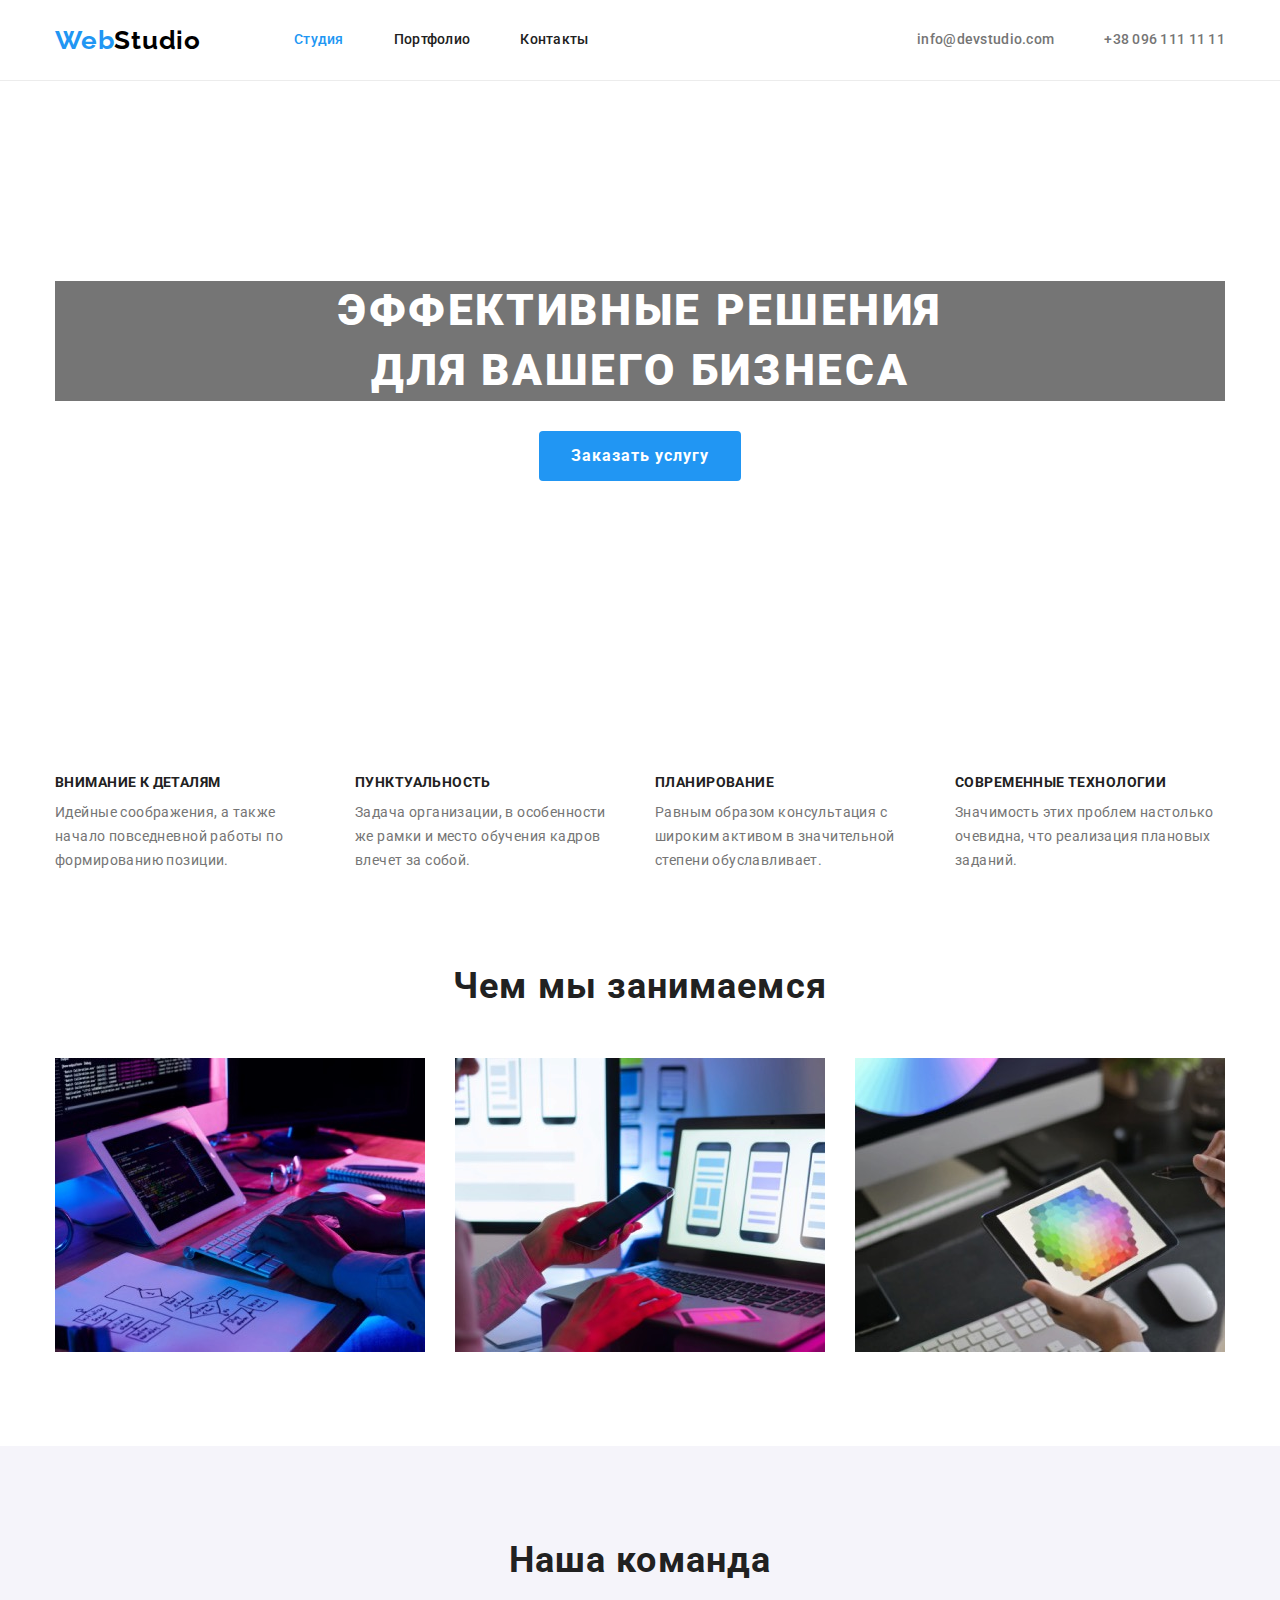
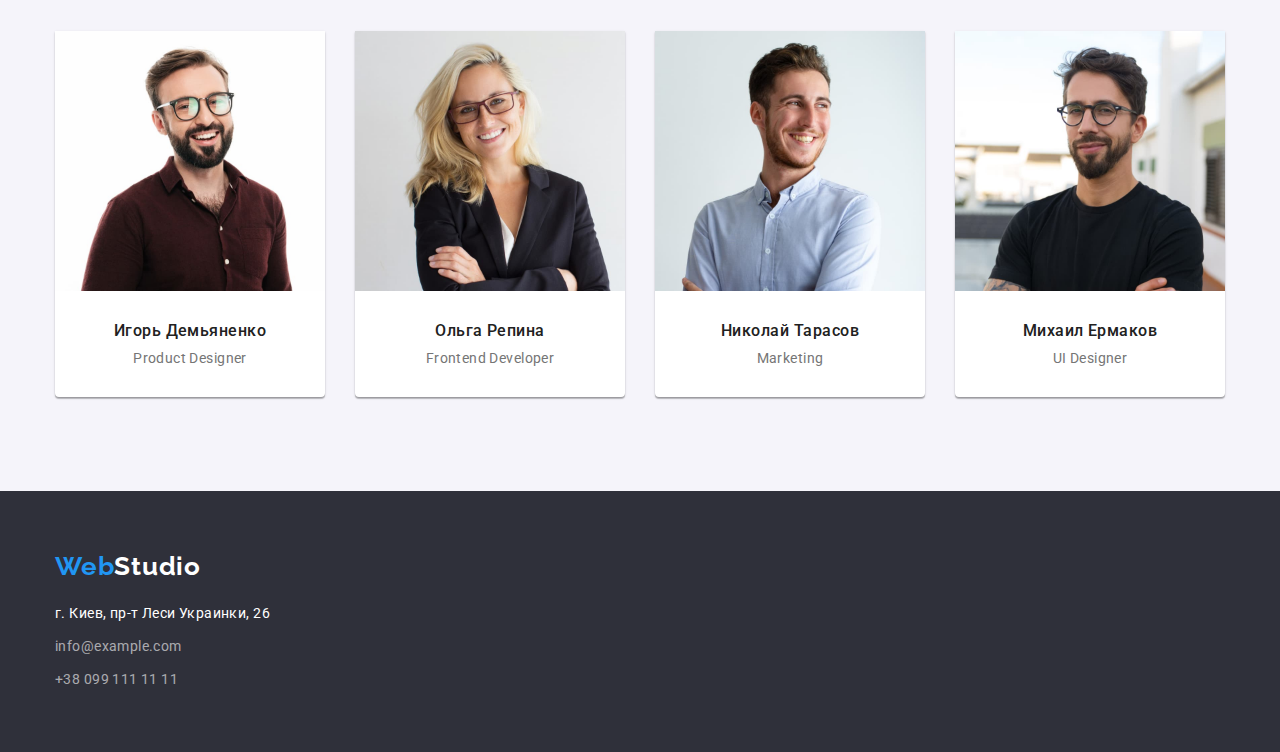
<file: index.html>
<!DOCTYPE html>
<html lang="ru">
  <head>
    <meta charset="UTF-8" />
    <meta http-equiv="X-UA-Compatible" content="IE=edge" />
    <meta name="viewport" content="width=device-width, initial-scale=1.0" />
    <title>WebStudio</title>

    <!-- Fonts start -->
    <link
      href="https://fonts.googleapis.com/css2?family=Raleway:wght@700&family=Roboto:wght@400;500;700;900&display=swap"
      rel="stylesheet"
    />
    <!-- Fonts end -->

    <!-- Normalize styles start -->
    <link
      rel="stylesheet"
      href="https://cdn.jsdelivr.net/npm/modern-normalize@1.1.0/modern-normalize.min.css"
    />
    <!-- Normalize styles end -->

    <!-- Custom styles start -->
    <link rel="stylesheet" href="./css/styles.css" />
    <!-- custom styles end -->
  </head>

  <body>
    <!--Nav menu -->

    <header class="header-underline">
      <div class="container main-nav">
        <nav class="nav">
          <a href="./" class="logo link"> <span class="logo accent">Web</span>Studio</a>
          <ul class="menu">
            <li class="list">
              <a class="nav link current" href="./index.html"> Студия</a>
            </li>
            <li class="list">
              <a class="nav link" href="./portfolio.html">Портфолио</a>
            </li>
            <li class="list">
              <a class="nav link" href="">Контакты</a>
            </li>
          </ul>
        </nav>
        <ul class="contacts">
          <li class="list item">
            <a class="contact link" href="mailto:info@devstudio.com">info@devstudio.com</a>
          </li>

          <li class="list item">
            <a class="contact link" href="tel:+380961111111">+38 096 111 11 11</a>
          </li>
        </ul>
      </div>
    </header>
    <main>
      <!-- Hero -->

      <section class="hero-section">
        <div class="container hero">
          <h1 class="hero-title">
            Эффективные решения
            <br />
            для вашего бизнеса
          </h1>
          <button class="button primary hero-btn" type="button">Заказать услугу</button>
        </div>
      </section>

      <!-- Testimonials -->

      <section class="section">
        <div class="container">
          <h2 class="visually-hidden">Преимущества</h2>
          <ul class="testimonials">
            <li class="list testimonial-item">
              <h3 class="section-subtitle testimonial">Внимание к деталям</h3>
              <p class="testimonial-text">
                Идейные соображения, а также начало повседневной работы по формированию позиции.
              </p>
            </li>
            <li class="list testimonial-item">
              <h3 class="section-subtitle testimonial">Пунктуальность</h3>
              <p class="testimonial-text">
                Задача организации, в особенности же рамки и место обучения кадров влечет за собой.
              </p>
            </li>
            <li class="list testimonial-item">
              <h3 class="section-subtitle testimonial">Планирование</h3>
              <p class="testimonial-text">
                Равным образом консультация с широким активом в значительной степени обуславливает.
              </p>
            </li>
            <li class="list testimonial-item">
              <h3 class="section-subtitle testimonial">Современные технологии</h3>
              <p class="testimonial-text">
                Значимость этих проблем настолько очевидна, что реализация плановых заданий.
              </p>
            </li>
          </ul>
        </div>
      </section>

      <!-- About -->

      <section class="section section-about">
        <div class="container">
          <h2 class="section-title">Чем мы занимаемся</h2>
          <ul class="about-grid">
            <li class="list item">
              <img src="./images/box_1.jpg" alt="Изображение" width="370" />
            </li>
            <li class="list item">
              <img src="./images/box_2.jpg" alt="Изображение" width="370" />
            </li>
            <li class="list item">
              <img src="./images/box_3.jpg" alt="Изображение" width="370" />
            </li>
          </ul>
        </div>
      </section>

      <!-- Our team -->

      <section class="section sec-bg team">
        <div class="container">
          <h2 class="section-title">Наша команда</h2>
          <ul class="team-grid">
            <li class="list team-card item">
              <img class="team-photo" src="./images/photo1.jpg" alt="Фото" width="270" />
              <div class="team-descr-wrap">
                <h3 class="section-subtitle team">Игорь Демьяненко</h3>
                <p class="team-descr">Product Designer</p>
              </div>
            </li>
            <li class="list team-card item">
              <img class="team-photo" src="./images/photo2.jpg" alt="Фото" width="270" />
              <div class="team-descr-wrap">
                <h3 class="section-subtitle team">Ольга Репина</h3>
                <p class="team-descr">Frontend Developer</p>
              </div>
            </li>
            <li class="list team-card item">
              <img class="team-photo" src="./images/photo3.jpg" alt="Фото" width="270" />
              <div class="team-descr-wrap">
                <h3 class="section-subtitle team">Николай Тарасов</h3>
                <p class="team-descr">Marketing</p>
              </div>
            </li>
            <li class="list team-card item">
              <img class="team-photo" src="./images/photo4.jpg" alt="Фото" width="270" />
              <div class="team-descr-wrap">
                <h3 class="section-subtitle team">Михаил Ермаков</h3>
                <p class="team-descr">UI Designer</p>
              </div>
            </li>
          </ul>
        </div>
      </section>
    </main>

    <!-- Footer -->

    <footer class="footer">
      <div class="container">
        <a class="logo-footer link" href="./"> <span class="logo accent">Web</span>Studio </a>
        <div>
          <address class="address">г. Киев, пр-т Леси Украинки, 26</address>
          <address>
            <a class="footer-contact link" href="mailto:info@example.com">info@example.com</a>
            <a class="footer-contact link" href="tel:+380991111111">+38 099 111 11 11</a>
          </address>
        </div>
      </div>
    </footer>
  </body>
</html>
</file>
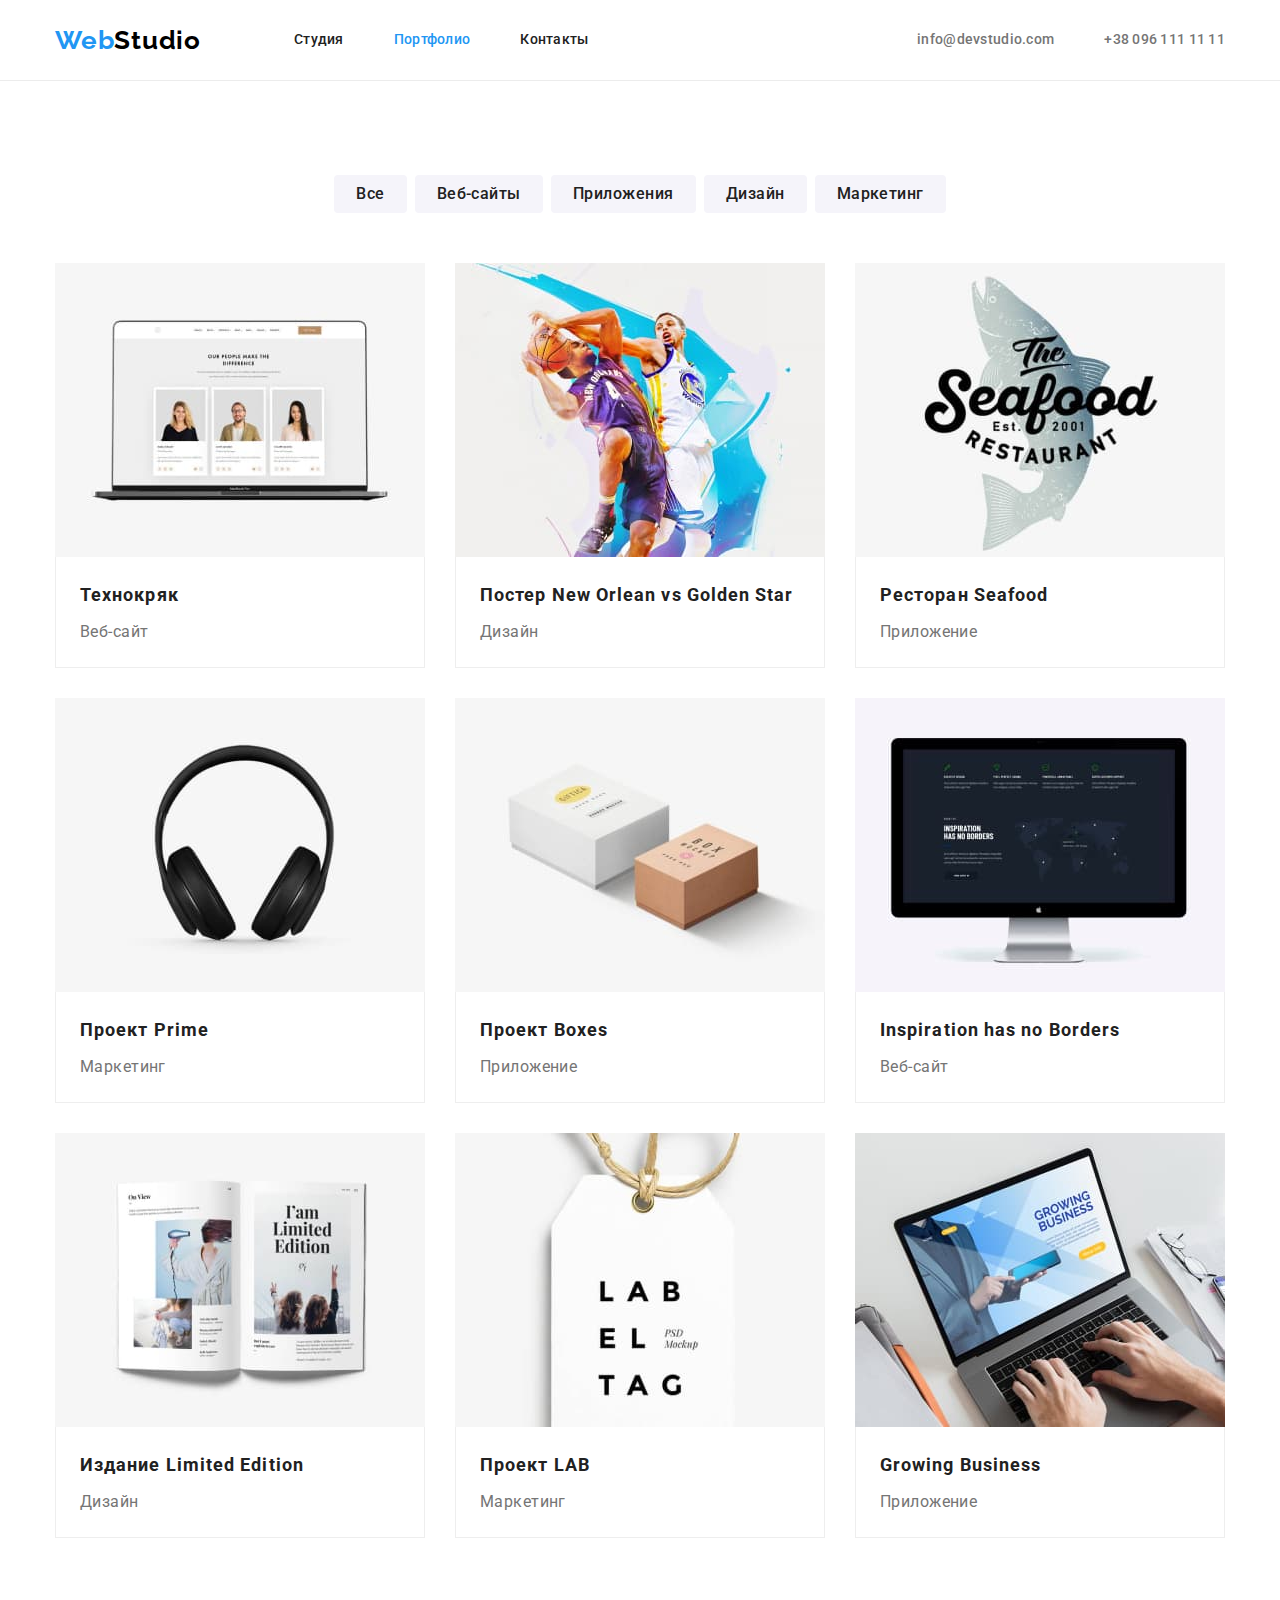
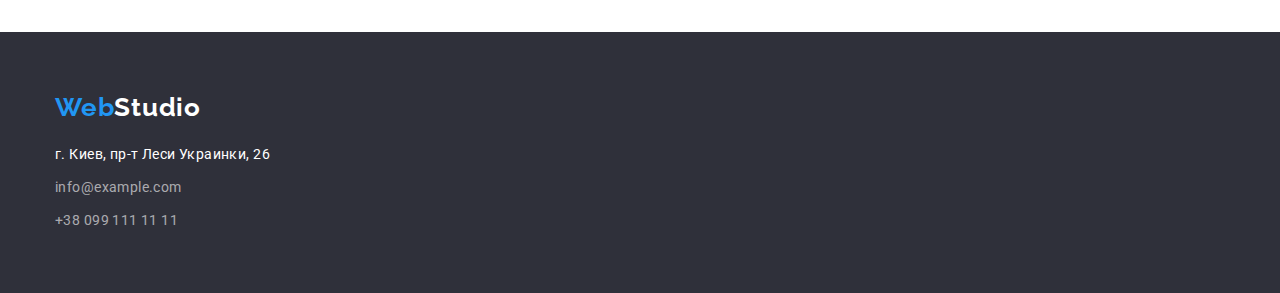
<file: portfolio.html>
<!DOCTYPE html>
<html lang="ru">
  <head>
    <meta charset="UTF-8" />
    <meta http-equiv="X-UA-Compatible" content="IE=edge" />
    <meta name="viewport" content="width=device-width, initial-scale=1.0" />
    <title>Portfolio</title>

    <!-- Fonts start -->
    <link
      href="https://fonts.googleapis.com/css2?family=Raleway:wght@700&family=Roboto:wght@400;500;700;900&display=swap"
      rel="stylesheet"
    />
    <!-- Fonts end -->

    <!-- Normalize styles start -->
    <link
      rel="stylesheet"
      href="https://cdn.jsdelivr.net/npm/modern-normalize@1.1.0/modern-normalize.min.css"
    />
    <!-- Normalize styles end -->

    <!-- Custom styles start -->
    <link rel="stylesheet" href="./css/styles.css" />
    <!-- custom styles end -->
  </head>

  <body>
    <!-- Nav menu  -->

    <header class="header-underline">
      <div class="container main-nav">
        <nav class="nav">
          <a href="./" class="logo link"> <span class="logo accent">Web</span>Studio </a>
          <ul class="menu">
            <li class="list">
              <a class="nav link" href="./index.html">Студия</a>
            </li>
            <li class="list">
              <a class="nav link current" href="./portfolio.html">Портфолио</a>
            </li>
            <li class="list">
              <a class="nav link" href="">Контакты</a>
            </li>
          </ul>
        </nav>
        <ul class="contacts">
          <li class="list">
            <a class="contact link" href="mailto:info@devstudio.com">info@devstudio.com</a>
          </li>

          <li class="list">
            <a class="contact link" href="tel:+380961111111">+38 096 111 11 11</a>
          </li>
        </ul>
      </div>
    </header>
    <main>
      <!-- Filer -->

      <section class="section">
        <div class="container">
          <h1 class="visually-hidden">Портфорлио</h1>
          <ul class="filter">
            <li class="list item">
              <button type="button" class="button-filter">Все</button>
            </li>
            <li class="list item">
              <button type="button" class="button-filter">Веб-сайты</button>
            </li>
            <li class="list item">
              <button type="button" class="button-filter">Приложения</button>
            </li>
            <li class="list item">
              <button type="button" class="button-filter">Дизайн</button>
            </li>
            <li class="list item">
              <button type="button" class="button-filter">Маркетинг</button>
            </li>
          </ul>
          <ul class="works">
            <li class="list item">
              <img src="./images/portfolio1.jpg" alt="Ноутбук" width="370" />
              <div class="item-desr-wrap">
                <h2 class="section-subtitle work">Технокряк</h2>
                <p>Веб-сайт</p>
              </div>
            </li>
            <li class="list item">
              <img src="./images/portfolio2.jpg" alt="Два баскетболиста" width="370" />
              <div class="item-desr-wrap">
                <h2 class="section-subtitle work">Постер New Orlean vs Golden Star</h2>
                <p>Дизайн</p>
              </div>
            </li>
            <li class="list item">
              <img src="./images/portfolio3.jpg" alt="Постер" width="370" />
              <div class="item-desr-wrap">
                <h2 class="section-subtitle work">Ресторан Seafood</h2>
                <p>Приложение</p>
              </div>
            </li>
            <li class="list item">
              <img src="./images/portfolio4.jpg" alt="Наушники" width="370" />
              <div class="item-desr-wrap">
                <h2 class="section-subtitle work">Проект Prime</h2>
                <p>Маркетинг</p>
              </div>
            </li>
            <li class="list item">
              <img src="./images/portfolio5.jpg" alt="Две коробки" width="370" />
              <div class="item-desr-wrap">
                <h2 class="section-subtitle work">Проект Boxes</h2>
                <p>Приложение</p>
              </div>
            </li>
            <li class="list item">
              <img src="./images/portfolio6.jpg" alt="Монитор" width="370" />
              <div class="item-desr-wrap">
                <h2 class="section-subtitle work">Inspiration has no Borders</h2>
                <p>Веб-сайт</p>
              </div>
            </li>
            <li class="list item">
              <img src="./images/portfolio7.jpg" alt="Книга" width="370" />
              <div class="item-desr-wrap">
                <h2 class="section-subtitle work">Издание Limited Edition</h2>
                <p>Дизайн</p>
              </div>
            </li>
            <li class="list item">
              <img src="./images/portfolio8.jpg" alt="Этикетка" width="370" />
              <div class="item-desr-wrap">
                <h2 class="section-subtitle work">Проект LAB</h2>
                <p>Маркетинг</p>
              </div>
            </li>
            <li class="list item">
              <img src="./images/portfolio9.jpg" alt="Ноутбук" width="370" />
              <div class="item-desr-wrap">
                <h2 class="section-subtitle work">Growing Business</h2>
                <p>Приложение</p>
              </div>
            </li>
          </ul>
        </div>
      </section>
    </main>

    <!-- Footer -->

    <footer class="footer">
      <div class="container">
        <a class="logo-footer link" href="./"> <span class="logo accent">Web</span>Studio</a>
        <div>
          <address class="address">г. Киев, пр-т Леси Украинки, 26</address>
          <address>
            <a class="footer-contact link" href="mailto:info@example.com">info@example.com</a>
            <a class="footer-contact link" href="tel:+380991111111">+38 099 111 11 11</a>
          </address>
        </div>
      </div>
    </footer>
  </body>
</html>
</file>
<file: css/styles.css>
/* Палитра шпаргалка

Основной цвет фона #FFFFFF
Дополнительный цвет фона #F5F4FA
Цвет футера #2F303A
Основной цвет текста #757575
Цвет заголовков #212121
Акцентный цвет #2196F3
Белый цвет текста #FFFFFF
Белый цвет с прозрачностью rgba(255, 255, 255, 0.6) 
Радиус скругления углов 4px

Fonts
font-family: 'Raleway';
font-style: normal;
font-weight: 700;

font-family: 'Roboto';
font-style: normal;
font-weight: 400;
font-weight: 500;
font-weight: 700;
font-weight: 900;
 */

:root {
  --main-bg-color: #ffffff;
  --add-bg-color: #f5f4fa;
  --main-text-color: #757575;
  --title-color: #212121;
  --accent-color: #2196f3;
  --white-text-color: #ffffff;
  --white-transparent-text-color: rgba(255, 255, 255, 0.6);
  --border-radius: 4px;
  --footer-bg-color: #2f303a;
  --hero-btn-cl: #188ce8;
  --black-logo-color: #000000;
  --header-underline-cl: #ececec;
  --border-card-cl: #eeeeee;
}

/* RESET Start */

h1,
h2,
h3,
h4,
h5,
h6 {
  margin: 0;
  padding: 0;
}

p {
  margin: 0;
  padding: 0;
}

ul {
  margin: 0;
  padding: 0;
}

img {
  display: block;
  max-width: 100%;
  height: auto;
}

/* RESET end */

/* COMMON STYLES start*/

body {
  background-color: var(--main-bg-color);
  color: var(--main-text-color);
  font-family: Roboto, sans-serif;
  font-style: normal;
  font-size: 14px;
  letter-spacing: 0.03em;
}

.list {
  list-style: none;
}

.link {
  text-decoration: none;
}

.section {
  padding: 94px 0 94px 0;
}

.container {
  width: 1200px;
  padding-left: 15px;
  padding-right: 15px;
  margin-left: auto;
  margin-right: auto;
  /* outline: 2px solid teal; */
}

.button {
  font-family: inherit;
  border-radius: var(--border-radius);
  cursor: pointer;
  font-weight: 700;
  font-size: 16px;
  line-height: 1.88;
  letter-spacing: 0.06em;
}

.button.primary {
  background-color: var(--accent-color);
  color: var(--white-text-color);
  border: none;
  padding: 10px 32px 10px 32px;
}

.button.secondary {
  background-color: var(--main-bg-color);
  color: var(--accent-color);
  border-color: var(--accent-color);
}

.section-title {
  margin-bottom: 50px;

  color: var(--title-color);
  font-weight: 700;
  font-size: 36px;
  line-height: 1.17x;
  text-align: center;
  letter-spacing: 0.03em;
}

.section-subtitle {
  color: var(--title-color);
  font-weight: 700;
  font-size: 14px;
  line-height: 1.14;
  letter-spacing: 0.03em;
}

.visually-hidden {
  position: absolute;
  width: 1px;
  height: 1px;
  margin: -1px;
  border: 0;
  padding: 0;
  white-space: nowrap;
  clip-path: inset(100%);
  clip: rect(0 0 0 0);
  overflow: hidden;
}

/* COMMON STYLES end*/

/* NAV MENU  start */

.header-underline {
  border-bottom: 1px solid var(--header-underline-cl);
}

.main-nav {
  display: flex;
  align-items: center;
}

.logo {
  color: var(--black-logo-color);
  font-family: 'Raleway';
  font-style: normal;
  font-weight: 700;
  font-size: 26px;
  line-height: 1.19;
  letter-spacing: 0.03em;
}

.logo.accent {
  color: var(--accent-color);
}

.logo-footer {
  color: var(--white-text-color);
  font-family: 'Raleway';
  font-style: normal;
  font-weight: 700;
  font-size: 26px;
  line-height: 1.19;
  letter-spacing: 0.03em;
}

.nav {
  display: flex;
  align-items: center;
}

.menu {
  display: flex;
  margin: 0;
  padding-inline-start: 0;
  margin-left: 93px;
}

.nav.link {
  color: var(--title-color);
  font-weight: 500;
  font-size: 14px;
  line-height: 1.14;
  letter-spacing: 0.02em;
}

.link.current {
  color: var(--accent-color);
}

.menu .list:not(:last-child) {
  margin-right: 50px;
}

.nav.link {
  display: block;
  padding-top: 32px;
  padding-bottom: 32px;
}

.nav.link:hover,
.nav.link:focus {
  color: var(--accent-color);
}

.contacts {
  display: flex;
  margin-left: auto;

  font-weight: 500;
  font-size: 14px;
  line-height: 1.14;
  letter-spacing: 0.02em;
}

.contacts .list + .list {
  margin-left: 50px;
}

.contact {
  color: inherit;
}

.contact:hover,
.contact:focus {
  color: var(--accent-color);
}

/* NAV MENU  end */

/*HERO start */

.hero-section {
  padding: 200px 0;
}

.container.hero {
  text-align: center;
}

.hero-title {
  margin-top: 0;
  margin-bottom: 30px;

  color: var(--white-text-color);
  font-weight: 900;
  font-size: 44px;
  line-height: 1.36;
  text-align: center;
  letter-spacing: 0.06em;
  text-transform: uppercase;
  background-color: var(--main-text-color);
}

.hero-btn:hover,
.hero-btn:focus {
  background-color: var(--hero-btn-cl);
}

/*HERO end */

/* TESTIMONIALS start*/
.testimonials {
  display: flex;
  margin-right: -30px;
}

.testimonial-item {
  flex-basis: calc(100% / 4 - 30px);
}

.testimonial-item:not(:last-child) {
  margin-right: 30px;
}

.section-subtitle.testimonial {
  margin-bottom: 10px;
  text-transform: uppercase;
}

.testimonial-text {
  line-height: 1.71;
}

/* TESTIMONIALS end*/

/* ABOUT start*/

.section-about {
  padding-top: 0;
}

.about-grid {
  display: flex;
}

.about-grid .item:not(:last-child) {
  margin-right: 30px;
}
/* ABOUT end*/

/* OUR TEAM tart*/

.team-grid {
  display: flex;
  justify-content: space-between;
}

.sec-bg {
  background-color: var(--add-bg-color);
}

.team-card {
  background-color: var(--main-bg-color);
  box-shadow: 0px 1px 3px rgba(0, 0, 0, 0.12), 0px 1px 1px rgba(0, 0, 0, 0.14),
    0px 2px 1px rgba(0, 0, 0, 0.2);
  border-radius: 0px 0px 4px 4px;
}

.section-subtitle.team {
  margin-bottom: 10px;

  font-weight: 500;
  font-size: 16px;
  line-height: 1.19;
  text-align: center;
  letter-spacing: 0.03em;
}

.team-descr {
  line-height: 1.19;
  text-align: center;
}

.team-descr-wrap {
  padding-top: 30px;
  padding-bottom: 30px;
}
/* OUR TEAM end*/

/* FOOTER  start*/

.footer {
  background-color: var(--footer-bg-color);
  padding-top: 60px;
  padding-bottom: 60px;
}

.logo-footer {
  display: inline-block;
  margin-bottom: 20px;

  color: var(--white-text-color);
  font-family: 'Raleway';
  font-style: normal;
  font-weight: 700;
  font-size: 26px;
  line-height: 1.19;
  letter-spacing: 0.03em;
}

.address {
  margin-bottom: 9px;

  color: var(--white-text-color);
  font-style: normal;
  font-weight: 400;
  font-size: 14px;
  line-height: 1.71;
  letter-spacing: 0.03em;
}

.footer-contact {
  display: block;
  color: var(--white-transparent-text-color);

  font-style: normal;
  line-height: 1.71;
  letter-spacing: 0.03em;
}

.footer-contact:not(:last-child) {
  margin-bottom: 9px;
}

/* FOOTER  end */

/* 
|===========|
| PORTFOLIO |
|===========|
*/

/* FILTER start*/

.filter {
  display: flex;
  justify-content: center;
  margin-bottom: 50px;
}

.button-filter {
  padding: 6px 22px 6px 22px;
  background-color: var(--add-bg-color);
  color: var(--title-color);
  border: none;
  font-weight: 500;
  font-size: 16px;
  line-height: 1.62;
  text-align: center;
  letter-spacing: 0.03em;
  cursor: pointer;
  border-radius: var(--border-radius);
}

.button-filter:hover,
.button-filter:focus {
  background-color: var(--accent-color);
  color: var(--white-text-color);
  box-shadow: 0px 4px 4px rgba(0, 0, 0, 0.25);
}

.filter .item:not(:last-child) {
  margin-right: 8px;
}

.works {
  display: flex;
  flex-wrap: wrap;
}

.works .item:not(:nth-child(3n)) {
  margin-right: 30px;
}

.works .item:not(:nth-last-child(-n + 3)) {
  margin-bottom: 30px;
}

.section-subtitle.work {
  margin-bottom: 4px;
  font-size: 18px;
  line-height: 2;
  letter-spacing: 0.06em;
}

.work + p {
  font-size: 16px;
  line-height: 1.88;
}

.item-desr-wrap {
  padding: 20px 24px;
  border: 1px solid var(--border-card-cl);
  border-top: none;
}

/* FILTER end*/
</file>
